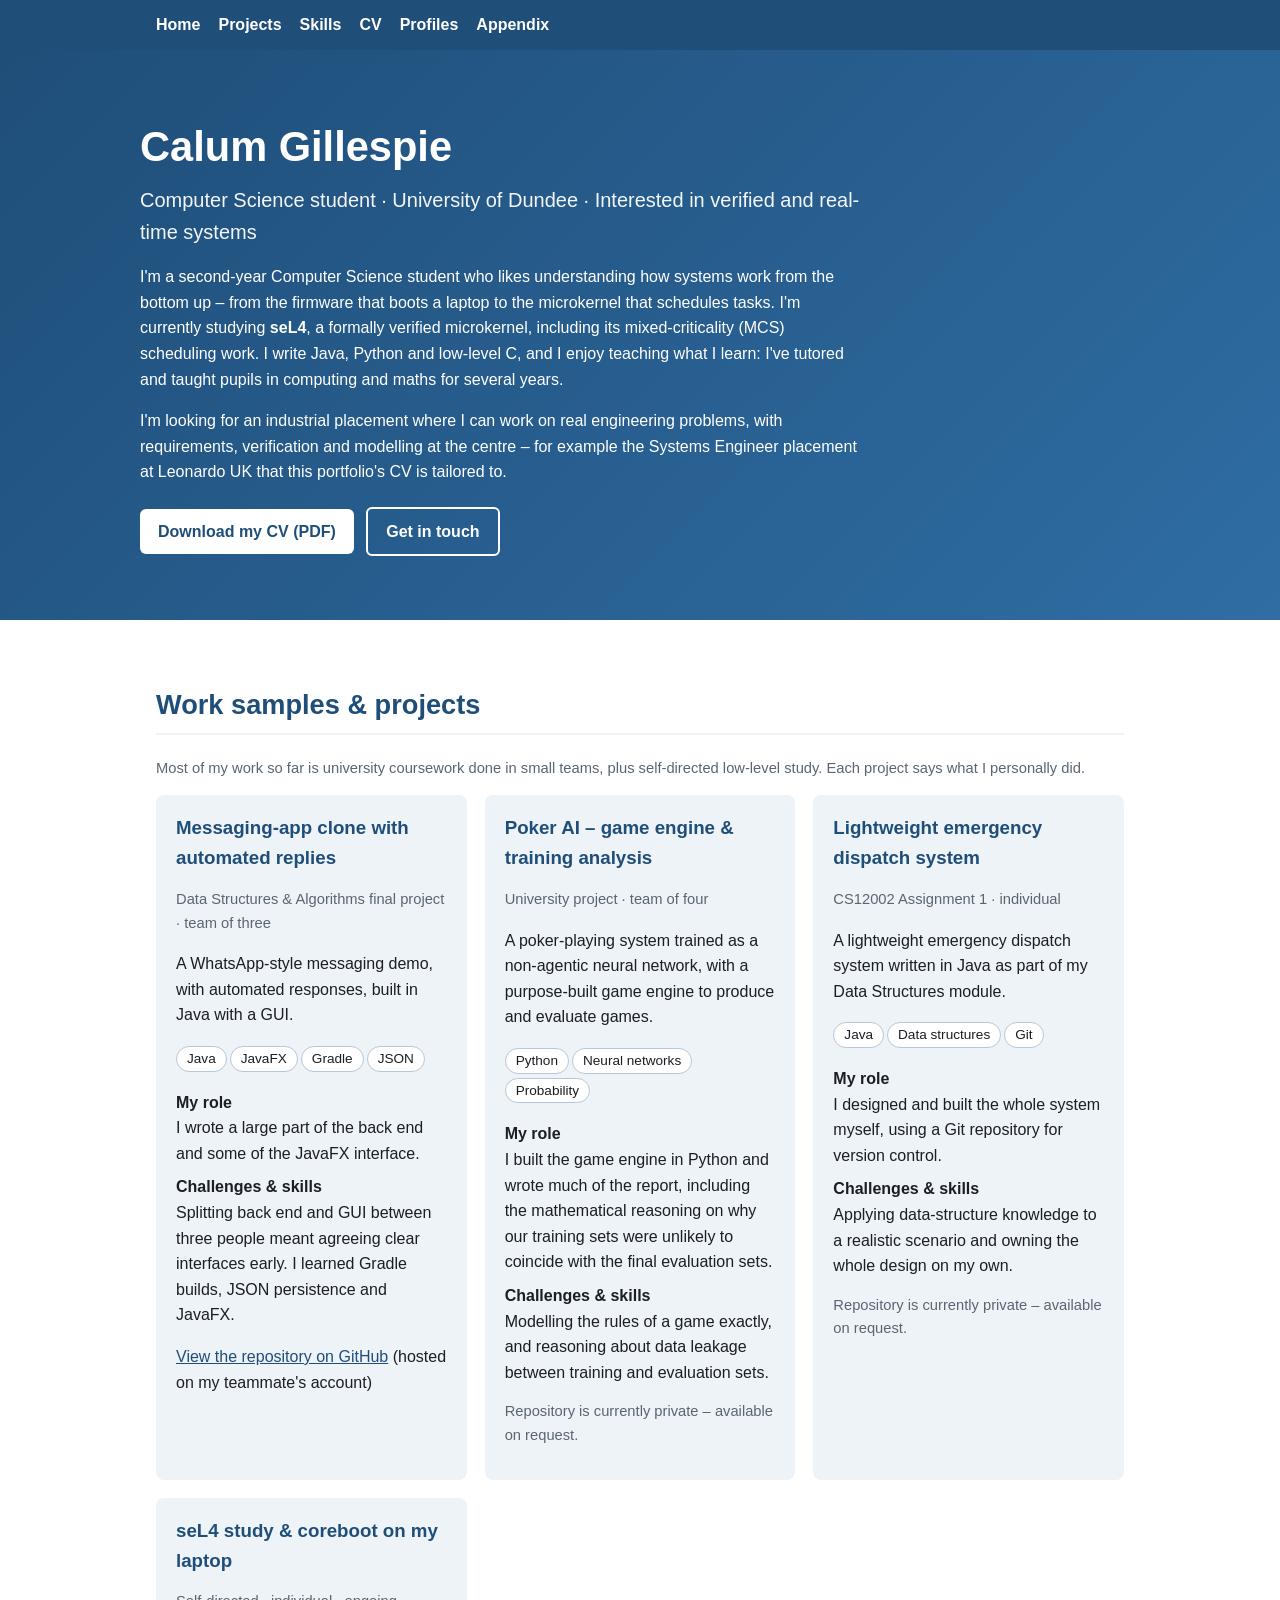
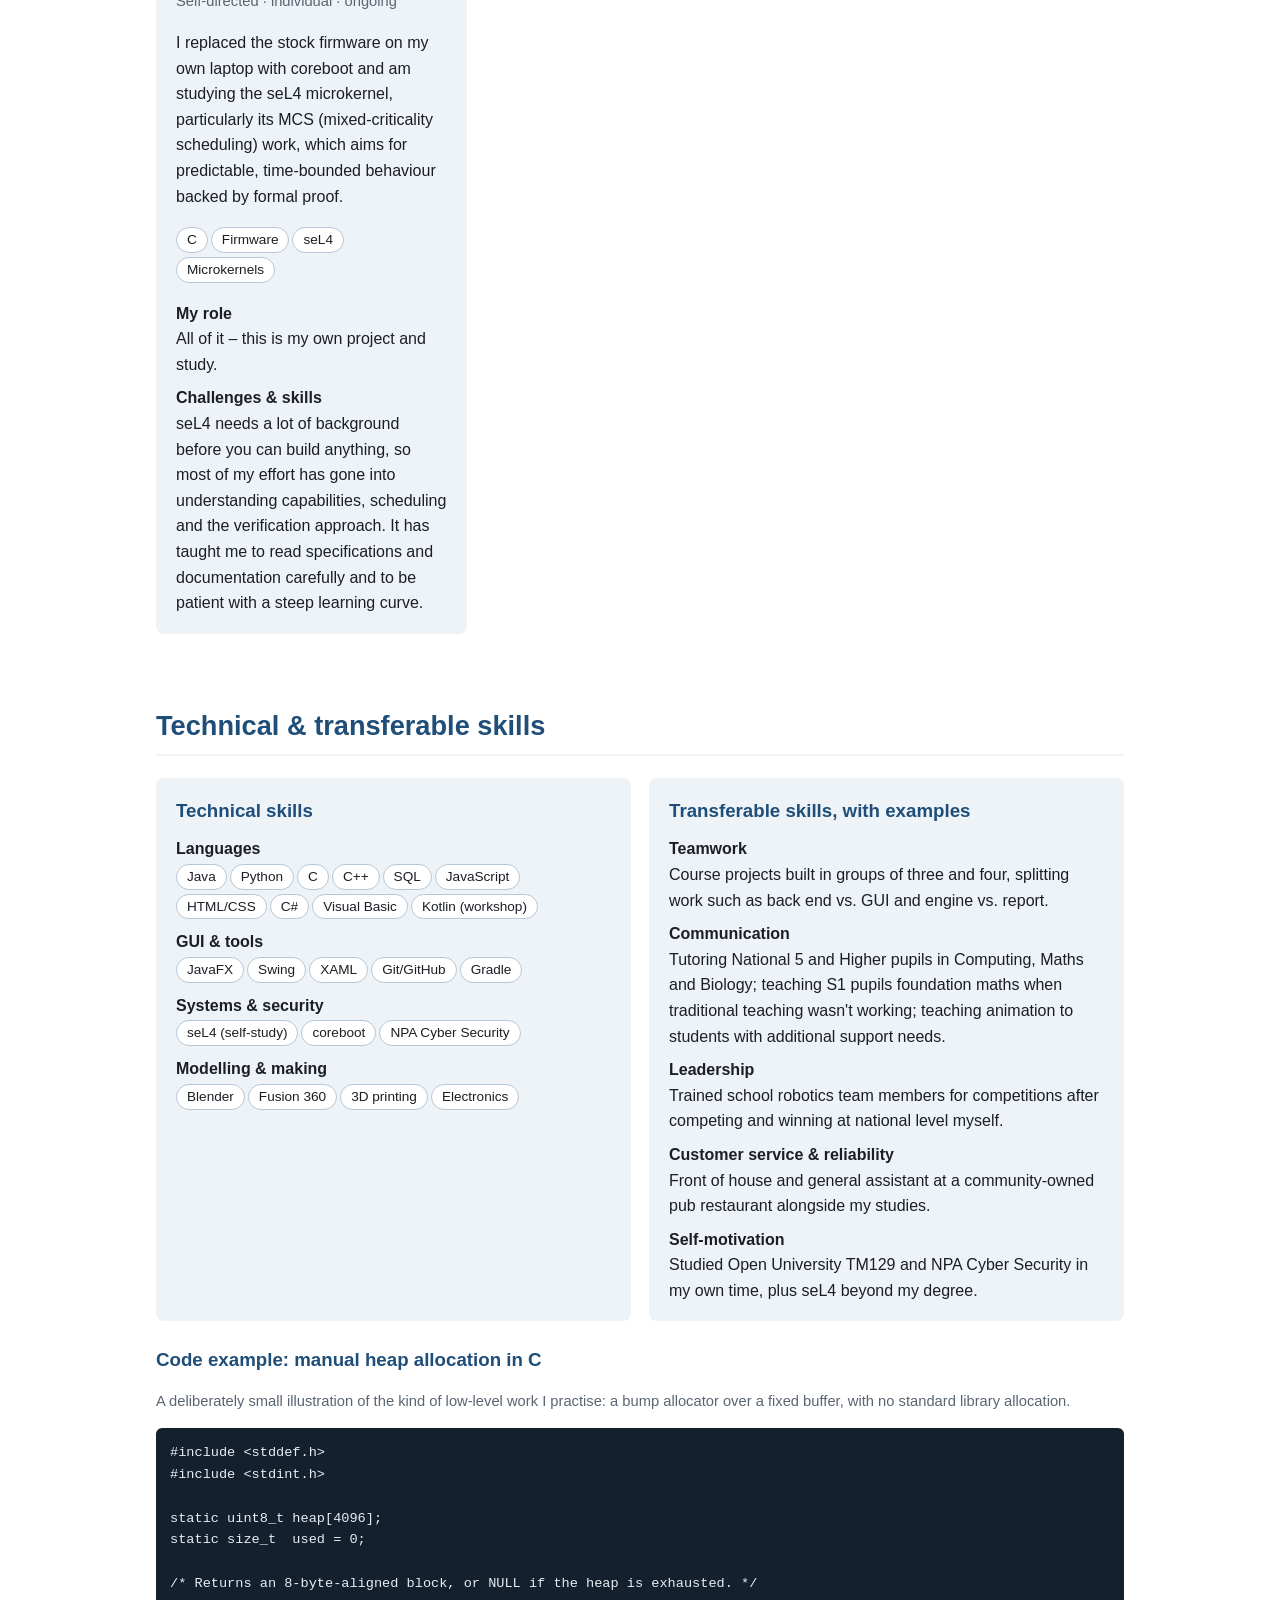
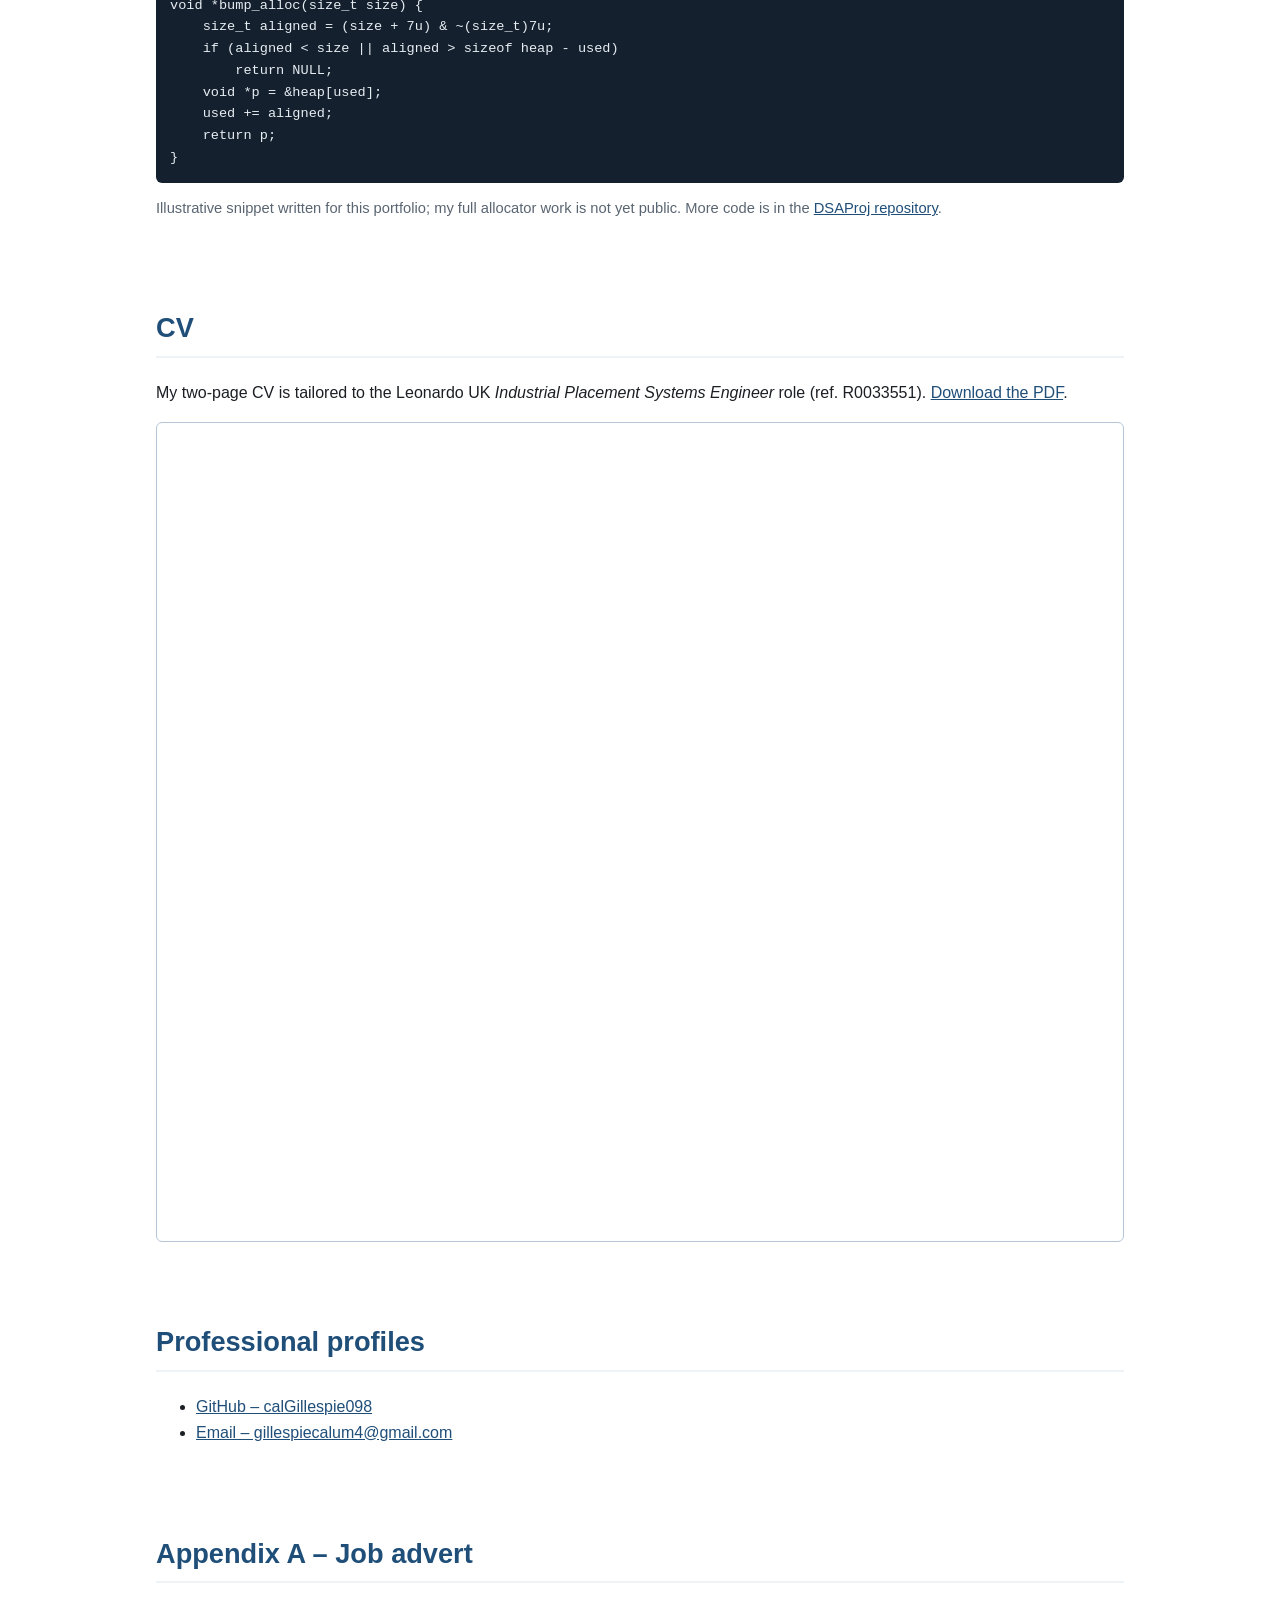
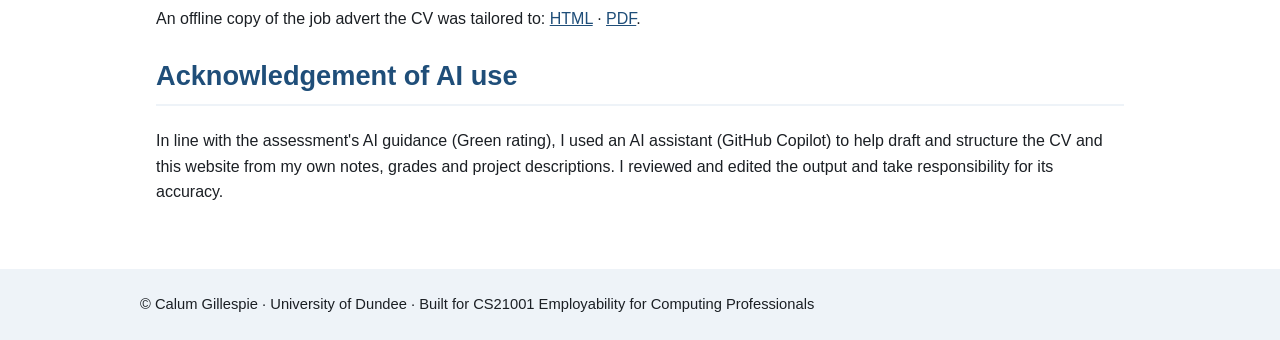
<file: index.html>
<!DOCTYPE html>
<html lang="en">
<head>
<meta charset="utf-8">
<meta name="viewport" content="width=device-width, initial-scale=1">
<title>Calum Gillespie – Computer Science Portfolio</title>
<meta name="description" content="Portfolio of Calum Gillespie, second-year Computer Science student at the University of Dundee interested in verified and real-time systems.">
<link rel="stylesheet" href="style.css">
</head>
<body>
<a class="skip" href="#main">Skip to content</a>

<nav aria-label="Main">
  <ul>
    <li><a href="#home">Home</a></li>
    <li><a href="#projects">Projects</a></li>
    <li><a href="#skills">Skills</a></li>
    <li><a href="#cv">CV</a></li>
    <li><a href="#links">Profiles</a></li>
    <li><a href="#appendix">Appendix</a></li>
  </ul>
</nav>

<header class="hero" id="home">
  <div>
    <h1>Calum Gillespie</h1>
    <p class="tag">Computer Science student · University of Dundee · Interested in verified and real-time systems</p>
    <p>I'm a second-year Computer Science student who likes understanding how systems work from the bottom up – from the firmware that boots a laptop to the microkernel that schedules tasks. I'm currently studying <b>seL4</b>, a formally verified microkernel, including its mixed-criticality (MCS) scheduling work. I write Java, Python and low-level C, and I enjoy teaching what I learn: I've tutored and taught pupils in computing and maths for several years.</p>
    <p>I'm looking for an industrial placement where I can work on real engineering problems, with requirements, verification and modelling at the centre – for example the Systems Engineer placement at Leonardo UK that this portfolio's CV is tailored to.</p>
    <a class="btn" href="assets/Calum_Gillespie_CV.pdf">Download my CV (PDF)</a>
    <a class="btn alt" href="mailto:gillespiecalum4@gmail.com">Get in touch</a>
  </div>
</header>

<main id="main">

<section id="projects">
  <h2>Work samples &amp; projects</h2>
  <p class="muted">Most of my work so far is university coursework done in small teams, plus self-directed low-level study. Each project says what I personally did.</p>
  <div class="grid">

    <article class="card">
      <h3>Messaging-app clone with automated replies</h3>
      <p class="muted">Data Structures &amp; Algorithms final project · team of three</p>
      <p>A WhatsApp-style messaging demo, with automated responses, built in Java with a GUI.</p>
      <p>
        <span class="chip">Java</span><span class="chip">JavaFX</span><span class="chip">Gradle</span><span class="chip">JSON</span>
      </p>
      <dl>
        <dt>My role</dt><dd>I wrote a large part of the back end and some of the JavaFX interface.</dd>
        <dt>Challenges &amp; skills</dt><dd>Splitting back end and GUI between three people meant agreeing clear interfaces early. I learned Gradle builds, JSON persistence and JavaFX.</dd>
      </dl>
      <p><a href="https://github.com/Miyxzu/DSAProj">View the repository on GitHub</a> (hosted on my teammate's account)</p>
    </article>

    <article class="card">
      <h3>Poker AI – game engine &amp; training analysis</h3>
      <p class="muted">University project · team of four</p>
      <p>A poker-playing system trained as a non-agentic neural network, with a purpose-built game engine to produce and evaluate games.</p>
      <p><span class="chip">Python</span><span class="chip">Neural networks</span><span class="chip">Probability</span></p>
      <dl>
        <dt>My role</dt><dd>I built the game engine in Python and wrote much of the report, including the mathematical reasoning on why our training sets were unlikely to coincide with the final evaluation sets.</dd>
        <dt>Challenges &amp; skills</dt><dd>Modelling the rules of a game exactly, and reasoning about data leakage between training and evaluation sets.</dd>
      </dl>
      <p class="muted">Repository is currently private – available on request.</p>
    </article>

    <article class="card">
      <h3>Lightweight emergency dispatch system</h3>
      <p class="muted">CS12002 Assignment 1 · individual</p>
      <p>A lightweight emergency dispatch system written in Java as part of my Data Structures module.</p>
      <p><span class="chip">Java</span><span class="chip">Data structures</span><span class="chip">Git</span></p>
      <dl>
        <dt>My role</dt><dd>I designed and built the whole system myself, using a Git repository for version control.</dd>
        <dt>Challenges &amp; skills</dt><dd>Applying data-structure knowledge to a realistic scenario and owning the whole design on my own.</dd>
      </dl>
      <p class="muted">Repository is currently private – available on request.</p>
    </article>

    <article class="card">
      <h3>seL4 study &amp; coreboot on my laptop</h3>
      <p class="muted">Self-directed · individual · ongoing</p>
      <p>I replaced the stock firmware on my own laptop with coreboot and am studying the seL4 microkernel, particularly its MCS (mixed-criticality scheduling) work, which aims for predictable, time-bounded behaviour backed by formal proof.</p>
      <p><span class="chip">C</span><span class="chip">Firmware</span><span class="chip">seL4</span><span class="chip">Microkernels</span></p>
      <dl>
        <dt>My role</dt><dd>All of it – this is my own project and study.</dd>
        <dt>Challenges &amp; skills</dt><dd>seL4 needs a lot of background before you can build anything, so most of my effort has gone into understanding capabilities, scheduling and the verification approach. It has taught me to read specifications and documentation carefully and to be patient with a steep learning curve.</dd>
      </dl>
    </article>

  </div>
</section>

<section id="skills">
  <h2>Technical &amp; transferable skills</h2>
  <div class="grid">
    <div class="card">
      <h3>Technical skills</h3>
      <dl>
        <dt>Languages</dt>
        <dd><span class="chip">Java</span><span class="chip">Python</span><span class="chip">C</span><span class="chip">C++</span><span class="chip">SQL</span><span class="chip">JavaScript</span><span class="chip">HTML/CSS</span><span class="chip">C#</span><span class="chip">Visual Basic</span><span class="chip">Kotlin (workshop)</span></dd>
        <dt>GUI &amp; tools</dt>
        <dd><span class="chip">JavaFX</span><span class="chip">Swing</span><span class="chip">XAML</span><span class="chip">Git/GitHub</span><span class="chip">Gradle</span></dd>
        <dt>Systems &amp; security</dt>
        <dd><span class="chip">seL4 (self-study)</span><span class="chip">coreboot</span><span class="chip">NPA Cyber Security</span></dd>
        <dt>Modelling &amp; making</dt>
        <dd><span class="chip">Blender</span><span class="chip">Fusion 360</span><span class="chip">3D printing</span><span class="chip">Electronics</span></dd>
      </dl>
    </div>
    <div class="card">
      <h3>Transferable skills, with examples</h3>
      <dl>
        <dt>Teamwork</dt><dd>Course projects built in groups of three and four, splitting work such as back end vs. GUI and engine vs. report.</dd>
        <dt>Communication</dt><dd>Tutoring National 5 and Higher pupils in Computing, Maths and Biology; teaching S1 pupils foundation maths when traditional teaching wasn't working; teaching animation to students with additional support needs.</dd>
        <dt>Leadership</dt><dd>Trained school robotics team members for competitions after competing and winning at national level myself.</dd>
        <dt>Customer service &amp; reliability</dt><dd>Front of house and general assistant at a community-owned pub restaurant alongside my studies.</dd>
        <dt>Self-motivation</dt><dd>Studied Open University TM129 and NPA Cyber Security in my own time, plus seL4 beyond my degree.</dd>
      </dl>
    </div>
  </div>

  <h3 style="margin-top:24px">Code example: manual heap allocation in C</h3>
  <p class="muted">A deliberately small illustration of the kind of low-level work I practise: a bump allocator over a fixed buffer, with no standard library allocation.</p>
<pre><code>#include &lt;stddef.h&gt;
#include &lt;stdint.h&gt;

static uint8_t heap[4096];
static size_t  used = 0;

/* Returns an 8-byte-aligned block, or NULL if the heap is exhausted. */
void *bump_alloc(size_t size) {
    size_t aligned = (size + 7u) &amp; ~(size_t)7u;
    if (aligned &lt; size || aligned &gt; sizeof heap - used)
        return NULL;
    void *p = &amp;heap[used];
    used += aligned;
    return p;
}</code></pre>
  <p class="muted">Illustrative snippet written for this portfolio; my full allocator work is not yet public. More code is in the <a href="https://github.com/Miyxzu/DSAProj">DSAProj repository</a>.</p>
</section>

<section id="cv">
  <h2>CV</h2>
  <p>My two-page CV is tailored to the Leonardo UK <i>Industrial Placement Systems Engineer</i> role (ref. R0033551). <a href="assets/Calum_Gillespie_CV.pdf" download>Download the PDF</a>.</p>
  <iframe class="cvframe" src="assets/Calum_Gillespie_CV.pdf" title="Calum Gillespie CV (PDF)">
    Your browser can't display the PDF. <a href="assets/Calum_Gillespie_CV.pdf">Download it here</a>.
  </iframe>
</section>

<section id="links">
  <h2>Professional profiles</h2>
  <ul>
    <li><a href="https://github.com/calGillespie098">GitHub – calGillespie098</a></li>
    <li><a href="mailto:gillespiecalum4@gmail.com">Email – gillespiecalum4@gmail.com</a></li>
  </ul>
</section>

<section id="appendix">
  <h2>Appendix A – Job advert</h2>
  <p>An offline copy of the job advert the CV was tailored to: <a href="job-advert.html">HTML</a> · <a href="assets/Leonardo_Job_Advert_R0033551.pdf">PDF</a>.</p>
  <h2>Acknowledgement of AI use</h2>
  <p>In line with the assessment's AI guidance (Green rating), I used an AI assistant (GitHub Copilot) to help draft and structure the CV and this website from my own notes, grades and project descriptions. I reviewed and edited the output and take responsibility for its accuracy.</p>
</section>

</main>

<footer>
  <div>© Calum Gillespie · University of Dundee · Built for CS21001 Employability for Computing Professionals</div>
</footer>
</body>
</html>
</file>
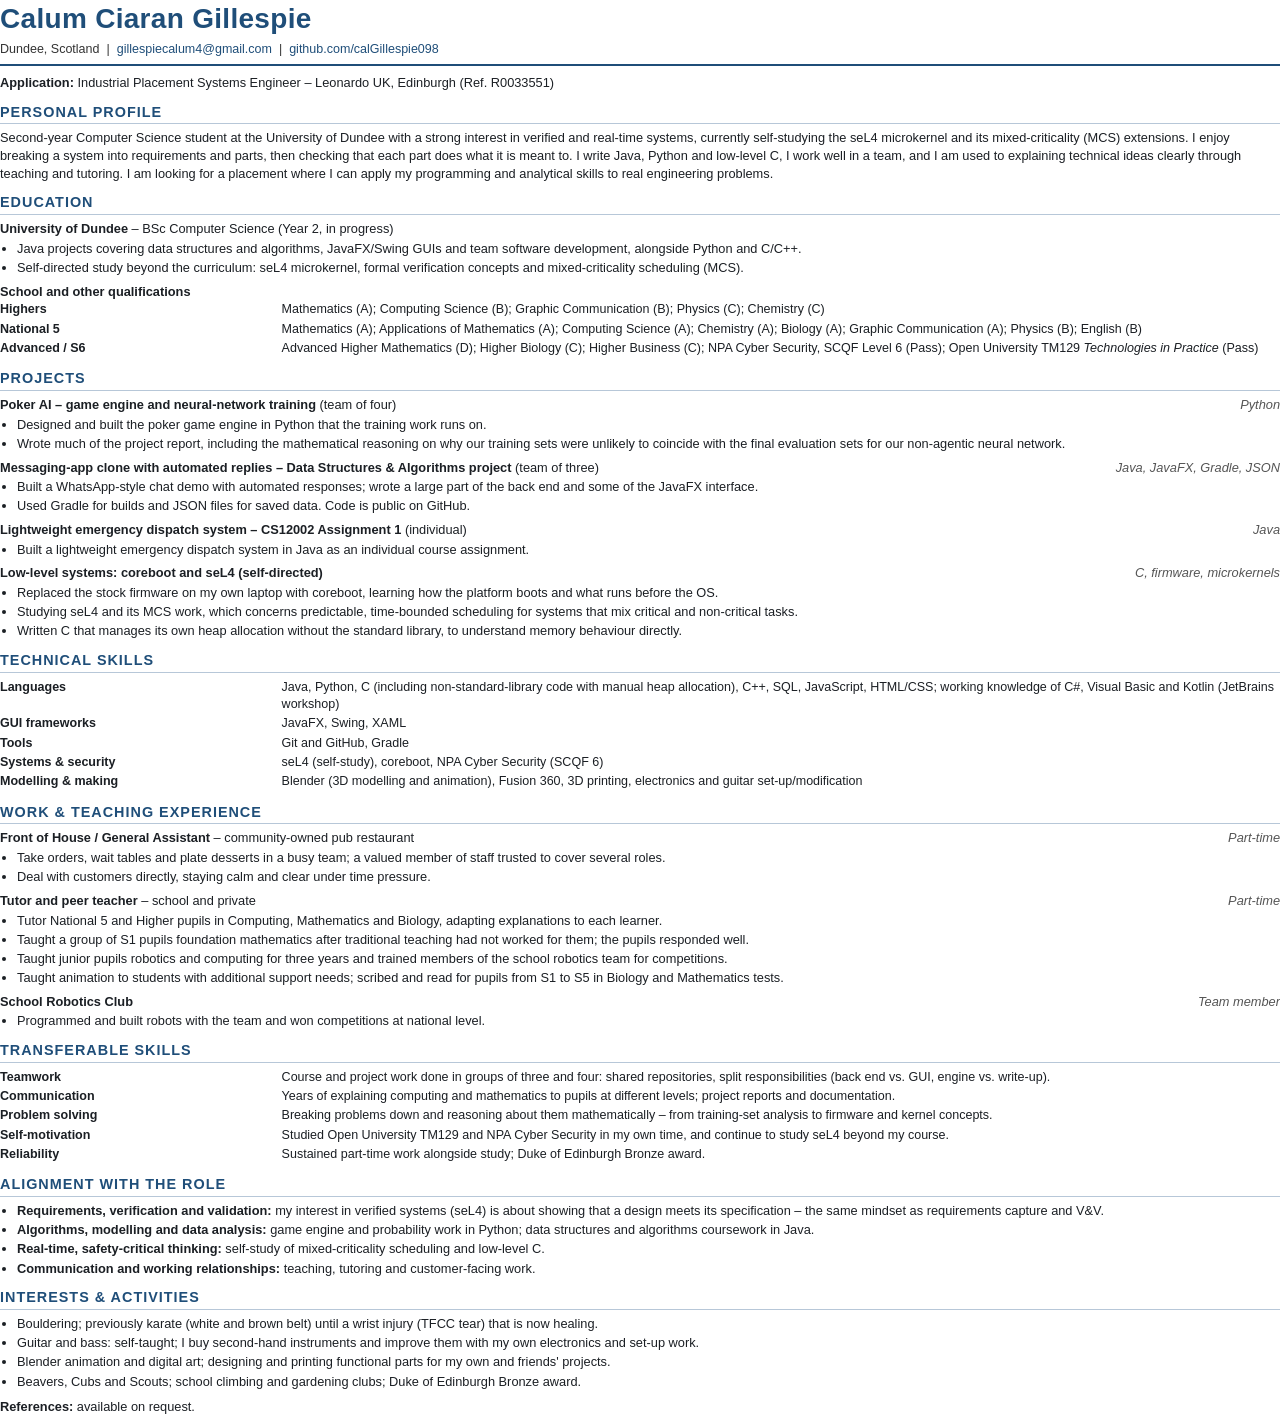
<file: cv.html>
<!DOCTYPE html>
<html lang="en">
<head>
<meta charset="utf-8">
<title>Calum Gillespie – CV</title>
<style>
  @page { size: A4; margin: 14mm 15mm; }
  * { box-sizing: border-box; }
  body { font-family: "Segoe UI", Arial, sans-serif; font-size: 9.6pt; line-height: 1.38; color: #1b1f24; margin: 0; }
  header { border-bottom: 2px solid #1f4e79; padding-bottom: 6px; margin-bottom: 8px; }
  h1 { font-size: 21pt; margin: 0; color: #1f4e79; letter-spacing: .3px; }
  .contact { font-size: 9.4pt; color: #333; margin-top: 2px; }
  .contact a { color: #1f4e79; text-decoration: none; }
  h2 { font-size: 10.8pt; text-transform: uppercase; letter-spacing: 1px; color: #1f4e79; border-bottom: 1px solid #b7c7d8; margin: 11px 0 5px; padding-bottom: 1px; }
  p { margin: 0 0 4px; }
  ul { margin: 2px 0 5px; padding-left: 17px; }
  li { margin-bottom: 1.5px; }
  .row { display: flex; justify-content: space-between; gap: 10px; }
  .row b { font-weight: 600; }
  .meta { color: #555; font-style: italic; white-space: nowrap; }
  .item { margin-bottom: 6px; break-inside: avoid; }
  table { border-collapse: collapse; width: 100%; font-size: 9.4pt; }
  td { padding: 1px 0; vertical-align: top; }
  td:first-child { width: 22%; font-weight: 600; }
  .page-break { break-before: page; }
</style>
</head>
<body>

<header>
  <h1>Calum Ciaran Gillespie</h1>
  <div class="contact">Dundee, Scotland &nbsp;|&nbsp; <a href="mailto:gillespiecalum4@gmail.com">gillespiecalum4@gmail.com</a> &nbsp;|&nbsp; <a href="https://github.com/calGillespie098">github.com/calGillespie098</a></div>
</header>

<p><b>Application:</b> Industrial Placement Systems Engineer – Leonardo UK, Edinburgh (Ref. R0033551)</p>

<h2>Personal Profile</h2>
<p>Second-year Computer Science student at the University of Dundee with a strong interest in verified and real-time systems, currently self-studying the seL4 microkernel and its mixed-criticality (MCS) extensions. I enjoy breaking a system into requirements and parts, then checking that each part does what it is meant to. I write Java, Python and low-level C, I work well in a team, and I am used to explaining technical ideas clearly through teaching and tutoring. I am looking for a placement where I can apply my programming and analytical skills to real engineering problems.</p>

<h2>Education</h2>
<div class="item">
  <div class="row"><span><b>University of Dundee</b> – BSc Computer Science (Year 2, in progress)</span></div>
  <ul>
    <li>Java projects covering data structures and algorithms, JavaFX/Swing GUIs and team software development, alongside Python and C/C++.</li>
    <li>Self-directed study beyond the curriculum: seL4 microkernel, formal verification concepts and mixed-criticality scheduling (MCS).</li>
  </ul>
</div>
<div class="item">
  <b>School and other qualifications</b>
  <table>
    <tr><td>Highers</td><td>Mathematics (A); Computing Science (B); Graphic Communication (B); Physics (C); Chemistry (C)</td></tr>
    <tr><td>National 5</td><td>Mathematics (A); Applications of Mathematics (A); Computing Science (A); Chemistry (A); Biology (A); Graphic Communication (A); Physics (B); English (B)</td></tr>
    <tr><td>Advanced / S6</td><td>Advanced Higher Mathematics (D); Higher Biology (C); Higher Business (C); NPA Cyber Security, SCQF Level 6 (Pass); Open University TM129 <i>Technologies in Practice</i> (Pass)</td></tr>
  </table>
</div>

<h2>Projects</h2>
<div class="item">
  <div class="row"><span><b>Poker AI – game engine and neural-network training</b> (team of four)</span><span class="meta">Python</span></div>
  <ul>
    <li>Designed and built the poker game engine in Python that the training work runs on.</li>
    <li>Wrote much of the project report, including the mathematical reasoning on why our training sets were unlikely to coincide with the final evaluation sets for our non-agentic neural network.</li>
  </ul>
</div>
<div class="item">
  <div class="row"><span><b>Messaging-app clone with automated replies – Data Structures &amp; Algorithms project</b> (team of three)</span><span class="meta">Java, JavaFX, Gradle, JSON</span></div>
  <ul>
    <li>Built a WhatsApp-style chat demo with automated responses; wrote a large part of the back end and some of the JavaFX interface.</li>
    <li>Used Gradle for builds and JSON files for saved data. Code is public on GitHub.</li>
  </ul>
</div>
<div class="item">
  <div class="row"><span><b>Lightweight emergency dispatch system – CS12002 Assignment 1</b> (individual)</span><span class="meta">Java</span></div>
  <ul>
    <li>Built a lightweight emergency dispatch system in Java as an individual course assignment.</li>
  </ul>
</div>
<div class="item">
  <div class="row"><span><b>Low-level systems: coreboot and seL4 (self-directed)</b></span><span class="meta">C, firmware, microkernels</span></div>
  <ul>
    <li>Replaced the stock firmware on my own laptop with coreboot, learning how the platform boots and what runs before the OS.</li>
    <li>Studying seL4 and its MCS work, which concerns predictable, time-bounded scheduling for systems that mix critical and non-critical tasks.</li>
    <li>Written C that manages its own heap allocation without the standard library, to understand memory behaviour directly.</li>
  </ul>
</div>

<div class="page-break"></div>

<h2>Technical Skills</h2>
<table>
  <tr><td>Languages</td><td>Java, Python, C (including non-standard-library code with manual heap allocation), C++, SQL, JavaScript, HTML/CSS; working knowledge of C#, Visual Basic and Kotlin (JetBrains workshop)</td></tr>
  <tr><td>GUI frameworks</td><td>JavaFX, Swing, XAML</td></tr>
  <tr><td>Tools</td><td>Git and GitHub, Gradle</td></tr>
  <tr><td>Systems &amp; security</td><td>seL4 (self-study), coreboot, NPA Cyber Security (SCQF 6)</td></tr>
  <tr><td>Modelling &amp; making</td><td>Blender (3D modelling and animation), Fusion 360, 3D printing, electronics and guitar set-up/modification</td></tr>
</table>

<h2>Work &amp; Teaching Experience</h2>
<div class="item">
  <div class="row"><span><b>Front of House / General Assistant</b> – community-owned pub restaurant</span><span class="meta">Part-time</span></div>
  <ul>
    <li>Take orders, wait tables and plate desserts in a busy team; a valued member of staff trusted to cover several roles.</li>
    <li>Deal with customers directly, staying calm and clear under time pressure.</li>
  </ul>
</div>
<div class="item">
  <div class="row"><span><b>Tutor and peer teacher</b> – school and private</span><span class="meta">Part-time</span></div>
  <ul>
    <li>Tutor National 5 and Higher pupils in Computing, Mathematics and Biology, adapting explanations to each learner.</li>
    <li>Taught a group of S1 pupils foundation mathematics after traditional teaching had not worked for them; the pupils responded well.</li>
    <li>Taught junior pupils robotics and computing for three years and trained members of the school robotics team for competitions.</li>
    <li>Taught animation to students with additional support needs; scribed and read for pupils from S1 to S5 in Biology and Mathematics tests.</li>
  </ul>
</div>
<div class="item">
  <div class="row"><span><b>School Robotics Club</b></span><span class="meta">Team member</span></div>
  <ul>
    <li>Programmed and built robots with the team and won competitions at national level.</li>
  </ul>
</div>

<h2>Transferable Skills</h2>
<table>
  <tr><td>Teamwork</td><td>Course and project work done in groups of three and four: shared repositories, split responsibilities (back end vs. GUI, engine vs. write-up).</td></tr>
  <tr><td>Communication</td><td>Years of explaining computing and mathematics to pupils at different levels; project reports and documentation.</td></tr>
  <tr><td>Problem solving</td><td>Breaking problems down and reasoning about them mathematically – from training-set analysis to firmware and kernel concepts.</td></tr>
  <tr><td>Self-motivation</td><td>Studied Open University TM129 and NPA Cyber Security in my own time, and continue to study seL4 beyond my course.</td></tr>
  <tr><td>Reliability</td><td>Sustained part-time work alongside study; Duke of Edinburgh Bronze award.</td></tr>
</table>

<h2>Alignment with the Role</h2>
<ul>
  <li><b>Requirements, verification and validation:</b> my interest in verified systems (seL4) is about showing that a design meets its specification – the same mindset as requirements capture and V&amp;V.</li>
  <li><b>Algorithms, modelling and data analysis:</b> game engine and probability work in Python; data structures and algorithms coursework in Java.</li>
  <li><b>Real-time, safety-critical thinking:</b> self-study of mixed-criticality scheduling and low-level C.</li>
  <li><b>Communication and working relationships:</b> teaching, tutoring and customer-facing work.</li>
</ul>

<h2>Interests &amp; Activities</h2>
<ul>
  <li>Bouldering; previously karate (white and brown belt) until a wrist injury (TFCC tear) that is now healing.</li>
  <li>Guitar and bass: self-taught; I buy second-hand instruments and improve them with my own electronics and set-up work.</li>
  <li>Blender animation and digital art; designing and printing functional parts for my own and friends' projects.</li>
  <li>Beavers, Cubs and Scouts; school climbing and gardening clubs; Duke of Edinburgh Bronze award.</li>
</ul>

<p style="margin-top:8px"><b>References:</b> available on request.</p>

</body>
</html>
</file>
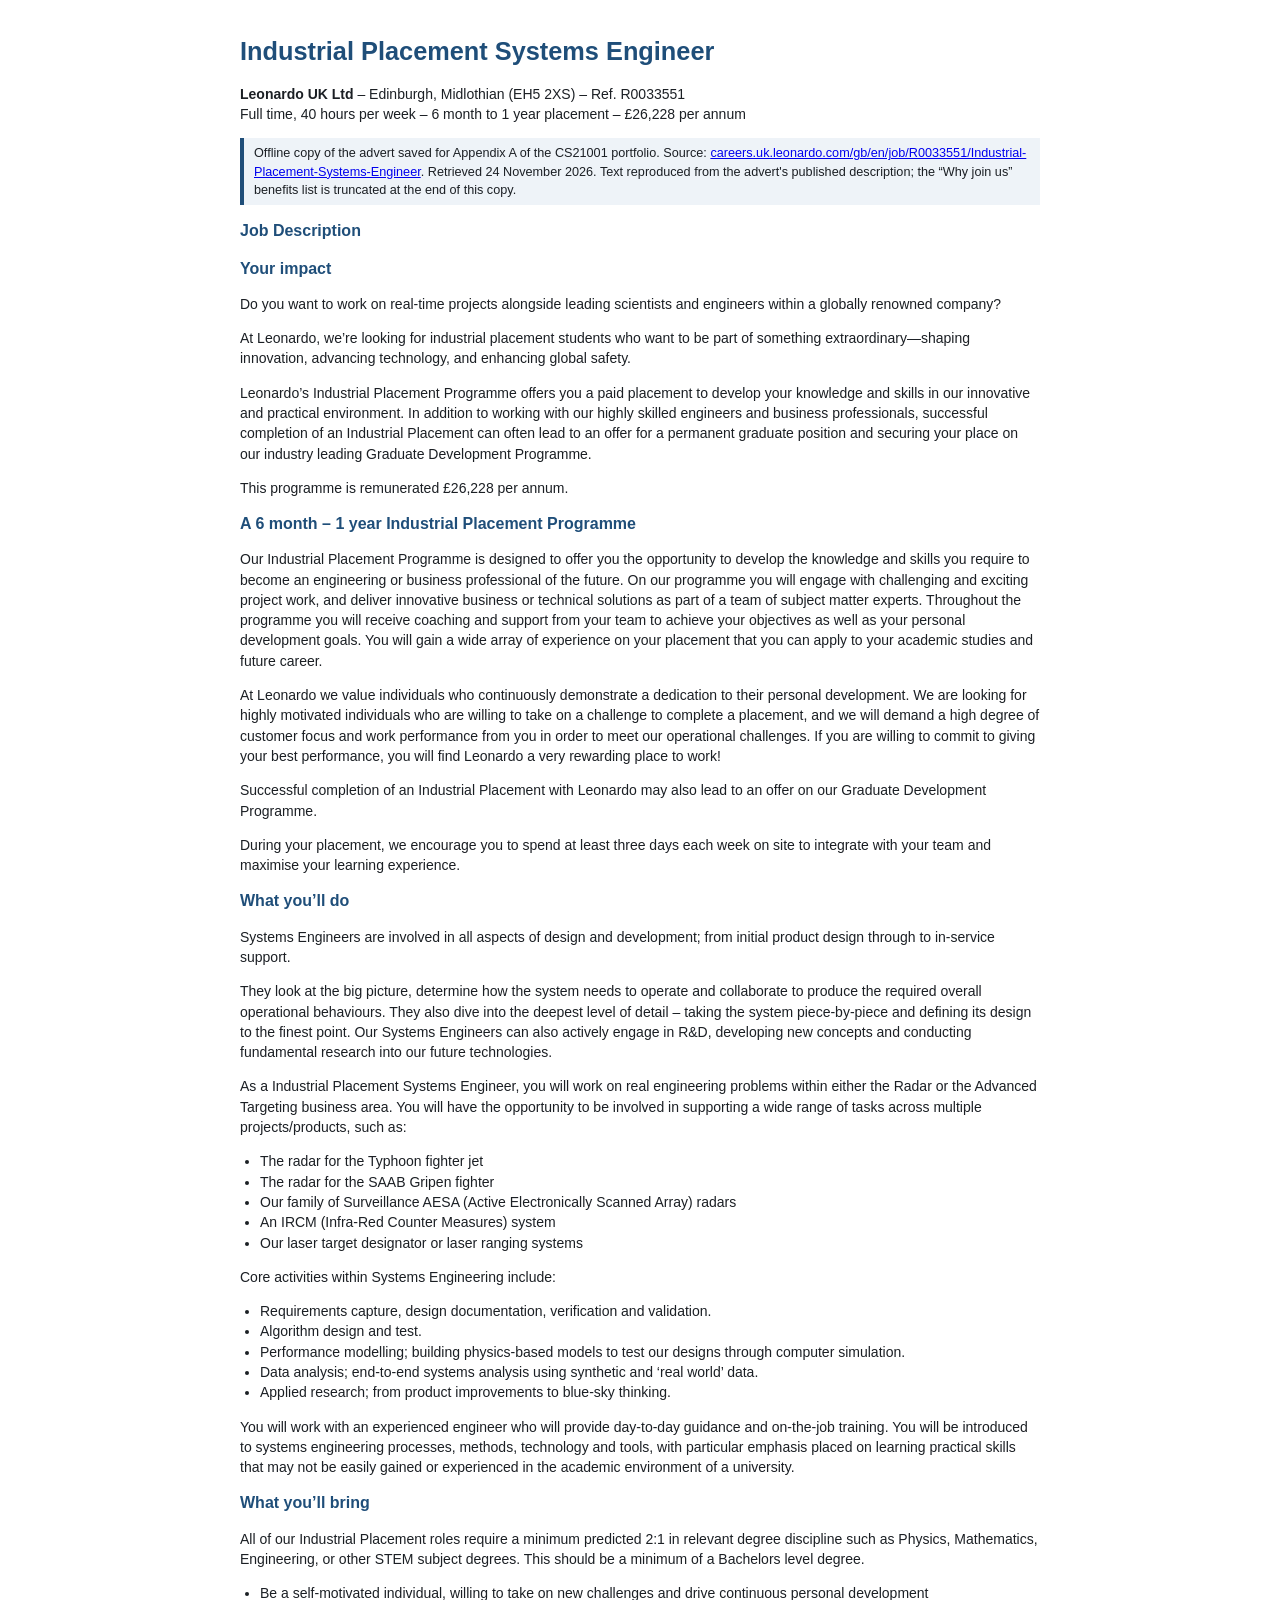
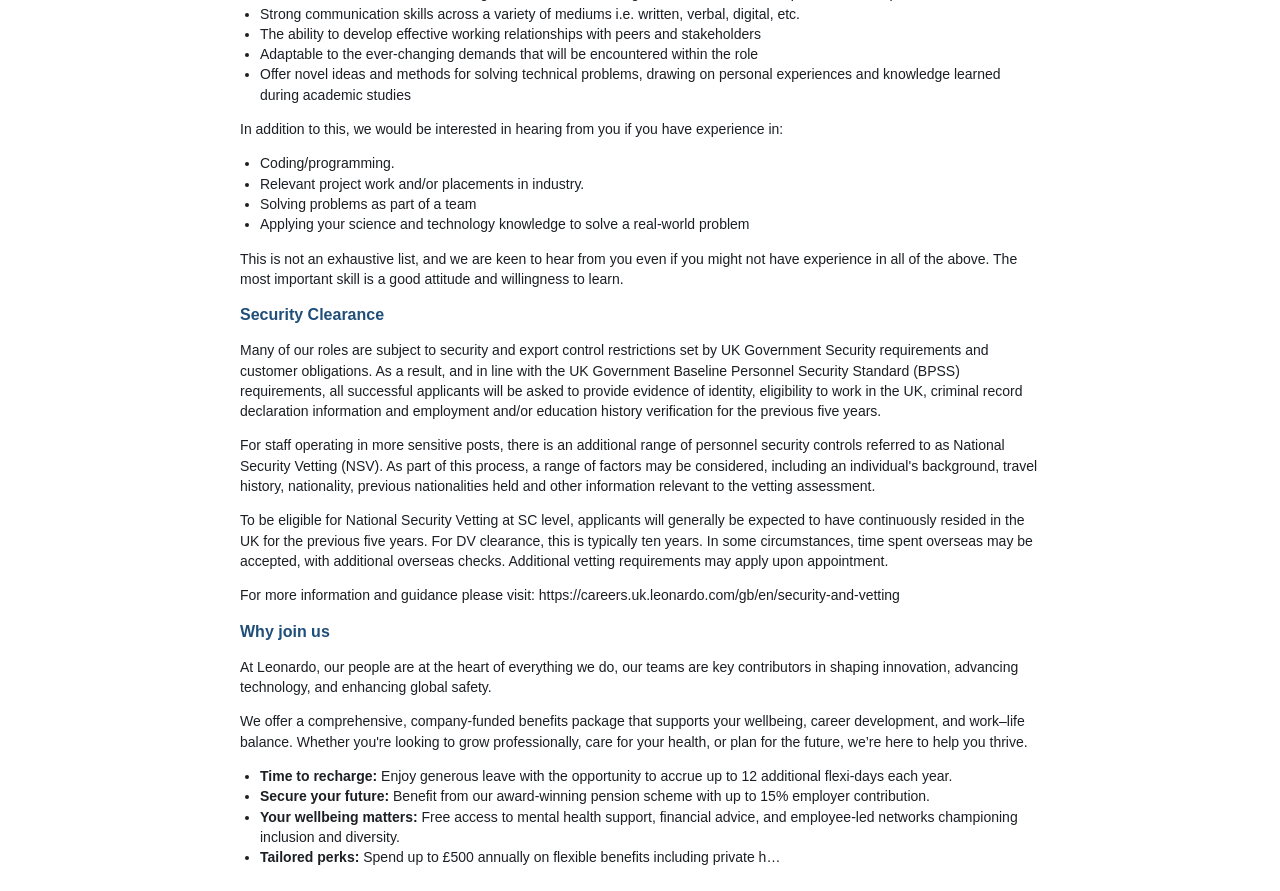
<file: job-advert.html>
<!DOCTYPE html>
<html lang="en">
<head>
<meta charset="utf-8">
<title>Appendix – Job advert: Industrial Placement Systems Engineer (R0033551)</title>
<style>
  @page { size: A4; margin: 15mm; }
  body { font-family: "Segoe UI", Arial, sans-serif; font-size: 10.5pt; line-height: 1.45; color: #1b1f24; max-width: 800px; margin: 0 auto; padding: 16px; }
  h1 { font-size: 19pt; color: #1f4e79; margin-bottom: 2px; }
  h2 { font-size: 12pt; color: #1f4e79; margin: 14px 0 4px; }
  .note { background: #eef3f8; border-left: 4px solid #1f4e79; padding: 6px 10px; font-size: 9.5pt; }
  ul { margin: 4px 0 8px; padding-left: 20px; }
</style>
</head>
<body>
<h1>Industrial Placement Systems Engineer</h1>
<p><b>Leonardo UK Ltd</b> – Edinburgh, Midlothian (EH5 2XS) – Ref. R0033551<br>
Full time, 40 hours per week – 6 month to 1 year placement – £26,228 per annum</p>
<p class="note">Offline copy of the advert saved for Appendix A of the CS21001 portfolio. Source: <a href="https://careers.uk.leonardo.com/gb/en/job/R0033551/Industrial-Placement-Systems-Engineer">careers.uk.leonardo.com/gb/en/job/R0033551/Industrial-Placement-Systems-Engineer</a>. Retrieved 24 November 2026. Text reproduced from the advert's published description; the “Why join us” benefits list is truncated at the end of this copy.</p>

<h2>Job Description</h2>
<h2>Your impact</h2>
<p>Do you want to work on real-time projects alongside leading scientists and engineers within a globally renowned company?</p>
<p>At Leonardo, we’re looking for industrial placement students who want to be part of something extraordinary—shaping innovation, advancing technology, and enhancing global safety.</p>
<p>Leonardo’s Industrial Placement Programme offers you a paid placement to develop your knowledge and skills in our innovative and practical environment. In addition to working with our highly skilled engineers and business professionals, successful completion of an Industrial Placement can often lead to an offer for a permanent graduate position and securing your place on our industry leading Graduate Development Programme.</p>
<p>This programme is remunerated £26,228 per annum.</p>

<h2>A 6 month – 1 year Industrial Placement Programme</h2>
<p>Our Industrial Placement Programme is designed to offer you the opportunity to develop the knowledge and skills you require to become an engineering or business professional of the future. On our programme you will engage with challenging and exciting project work, and deliver innovative business or technical solutions as part of a team of subject matter experts. Throughout the programme you will receive coaching and support from your team to achieve your objectives as well as your personal development goals. You will gain a wide array of experience on your placement that you can apply to your academic studies and future career.</p>
<p>At Leonardo we value individuals who continuously demonstrate a dedication to their personal development. We are looking for highly motivated individuals who are willing to take on a challenge to complete a placement, and we will demand a high degree of customer focus and work performance from you in order to meet our operational challenges. If you are willing to commit to giving your best performance, you will find Leonardo a very rewarding place to work!</p>
<p>Successful completion of an Industrial Placement with Leonardo may also lead to an offer on our Graduate Development Programme.</p>
<p>During your placement, we encourage you to spend at least three days each week on site to integrate with your team and maximise your learning experience.</p>

<h2>What you’ll do</h2>
<p>Systems Engineers are involved in all aspects of design and development; from initial product design through to in-service support.</p>
<p>They look at the big picture, determine how the system needs to operate and collaborate to produce the required overall operational behaviours. They also dive into the deepest level of detail – taking the system piece-by-piece and defining its design to the finest point. Our Systems Engineers can also actively engage in R&amp;D, developing new concepts and conducting fundamental research into our future technologies.</p>
<p>As a Industrial Placement Systems Engineer, you will work on real engineering problems within either the Radar or the Advanced Targeting business area. You will have the opportunity to be involved in supporting a wide range of tasks across multiple projects/products, such as:</p>
<ul>
  <li>The radar for the Typhoon fighter jet</li>
  <li>The radar for the SAAB Gripen fighter</li>
  <li>Our family of Surveillance AESA (Active Electronically Scanned Array) radars</li>
  <li>An IRCM (Infra-Red Counter Measures) system</li>
  <li>Our laser target designator or laser ranging systems</li>
</ul>
<p>Core activities within Systems Engineering include:</p>
<ul>
  <li>Requirements capture, design documentation, verification and validation.</li>
  <li>Algorithm design and test.</li>
  <li>Performance modelling; building physics-based models to test our designs through computer simulation.</li>
  <li>Data analysis; end-to-end systems analysis using synthetic and ‘real world’ data.</li>
  <li>Applied research; from product improvements to blue-sky thinking.</li>
</ul>
<p>You will work with an experienced engineer who will provide day-to-day guidance and on-the-job training. You will be introduced to systems engineering processes, methods, technology and tools, with particular emphasis placed on learning practical skills that may not be easily gained or experienced in the academic environment of a university.</p>

<h2>What you’ll bring</h2>
<p>All of our Industrial Placement roles require a minimum predicted 2:1 in relevant degree discipline such as Physics, Mathematics, Engineering, or other STEM subject degrees. This should be a minimum of a Bachelors level degree.</p>
<ul>
  <li>Be a self-motivated individual, willing to take on new challenges and drive continuous personal development</li>
  <li>Strong communication skills across a variety of mediums i.e. written, verbal, digital, etc.</li>
  <li>The ability to develop effective working relationships with peers and stakeholders</li>
  <li>Adaptable to the ever-changing demands that will be encountered within the role</li>
  <li>Offer novel ideas and methods for solving technical problems, drawing on personal experiences and knowledge learned during academic studies</li>
</ul>
<p>In addition to this, we would be interested in hearing from you if you have experience in:</p>
<ul>
  <li>Coding/programming.</li>
  <li>Relevant project work and/or placements in industry.</li>
  <li>Solving problems as part of a team</li>
  <li>Applying your science and technology knowledge to solve a real-world problem</li>
</ul>
<p>This is not an exhaustive list, and we are keen to hear from you even if you might not have experience in all of the above. The most important skill is a good attitude and willingness to learn.</p>

<h2>Security Clearance</h2>
<p>Many of our roles are subject to security and export control restrictions set by UK Government Security requirements and customer obligations. As a result, and in line with the UK Government Baseline Personnel Security Standard (BPSS) requirements, all successful applicants will be asked to provide evidence of identity, eligibility to work in the UK, criminal record declaration information and employment and/or education history verification for the previous five years.</p>
<p>For staff operating in more sensitive posts, there is an additional range of personnel security controls referred to as National Security Vetting (NSV). As part of this process, a range of factors may be considered, including an individual's background, travel history, nationality, previous nationalities held and other information relevant to the vetting assessment.</p>
<p>To be eligible for National Security Vetting at SC level, applicants will generally be expected to have continuously resided in the UK for the previous five years. For DV clearance, this is typically ten years. In some circumstances, time spent overseas may be accepted, with additional overseas checks. Additional vetting requirements may apply upon appointment.</p>
<p>For more information and guidance please visit: https://careers.uk.leonardo.com/gb/en/security-and-vetting</p>

<h2>Why join us</h2>
<p>At Leonardo, our people are at the heart of everything we do, our teams are key contributors in shaping innovation, advancing technology, and enhancing global safety.</p>
<p>We offer a comprehensive, company-funded benefits package that supports your wellbeing, career development, and work–life balance. Whether you're looking to grow professionally, care for your health, or plan for the future, we’re here to help you thrive.</p>
<ul>
  <li><b>Time to recharge:</b> Enjoy generous leave with the opportunity to accrue up to 12 additional flexi-days each year.</li>
  <li><b>Secure your future:</b> Benefit from our award-winning pension scheme with up to 15% employer contribution.</li>
  <li><b>Your wellbeing matters:</b> Free access to mental health support, financial advice, and employee-led networks championing inclusion and diversity.</li>
  <li><b>Tailored perks:</b> Spend up to £500 annually on flexible benefits including private h…</li>
</ul>
</body>
</html>
</file>
<file: style.css>
:root { --blue: #1f4e79; --light: #eef3f8; --ink: #1b1f24; --muted: #5a6572; }
* { box-sizing: border-box; }
html { scroll-behavior: smooth; }
body { margin: 0; font-family: "Segoe UI", Arial, sans-serif; color: var(--ink); line-height: 1.6; background: #fff; }
a { color: var(--blue); }
.skip { position: absolute; left: -999px; }
.skip:focus { left: 8px; top: 8px; background: #fff; padding: 6px 10px; z-index: 20; }
nav { position: sticky; top: 0; background: var(--blue); z-index: 10; }
nav ul { list-style: none; margin: 0 auto; padding: 0 16px; max-width: 1000px; display: flex; flex-wrap: wrap; gap: 4px 18px; }
nav a { display: block; color: #fff; text-decoration: none; padding: 12px 0; font-weight: 600; }
nav a:hover, nav a:focus { text-decoration: underline; }
.hero { background: linear-gradient(135deg, #1f4e79, #2f6da3); color: #fff; padding: 64px 16px; }
.hero > div, main section, footer > div { max-width: 1000px; margin: 0 auto; }
.hero h1 { font-size: 2.6rem; margin: 0 0 4px; }
.hero .tag { font-size: 1.25rem; margin: 0 0 16px; opacity: .95; }
.hero p { max-width: 720px; }
.btn { display: inline-block; background: #fff; color: var(--blue); padding: 10px 18px; border-radius: 6px; text-decoration: none; font-weight: 700; margin: 6px 8px 0 0; }
.btn.alt { background: transparent; color: #fff; border: 2px solid #fff; }
main section { padding: 40px 16px 8px; }
h2 { color: var(--blue); border-bottom: 2px solid var(--light); padding-bottom: 6px; font-size: 1.7rem; }
h3 { margin: 0 0 4px; color: var(--blue); }
.grid { display: grid; gap: 18px; grid-template-columns: repeat(auto-fit, minmax(290px, 1fr)); }
.card { background: var(--light); border-radius: 8px; padding: 18px 20px; }
.card dl { margin: 10px 0 0; }
.card dt { font-weight: 700; margin-top: 8px; }
.card dd { margin: 0; }
.chip { display: inline-block; background: #fff; border: 1px solid #b7c7d8; border-radius: 99px; padding: 1px 10px; margin: 2px 3px 2px 0; font-size: .85rem; }
.muted { color: var(--muted); font-size: .92rem; }
pre { background: #14202e; color: #e6edf3; padding: 14px; border-radius: 6px; overflow-x: auto; font-size: .85rem; }
.cvframe { width: 100%; height: 820px; border: 1px solid #b7c7d8; border-radius: 6px; }
footer { background: var(--light); margin-top: 40px; padding: 24px 16px; font-size: .92rem; }
@media (max-width: 600px) { .hero h1 { font-size: 2rem; } .cvframe { height: 520px; } }
</file>
